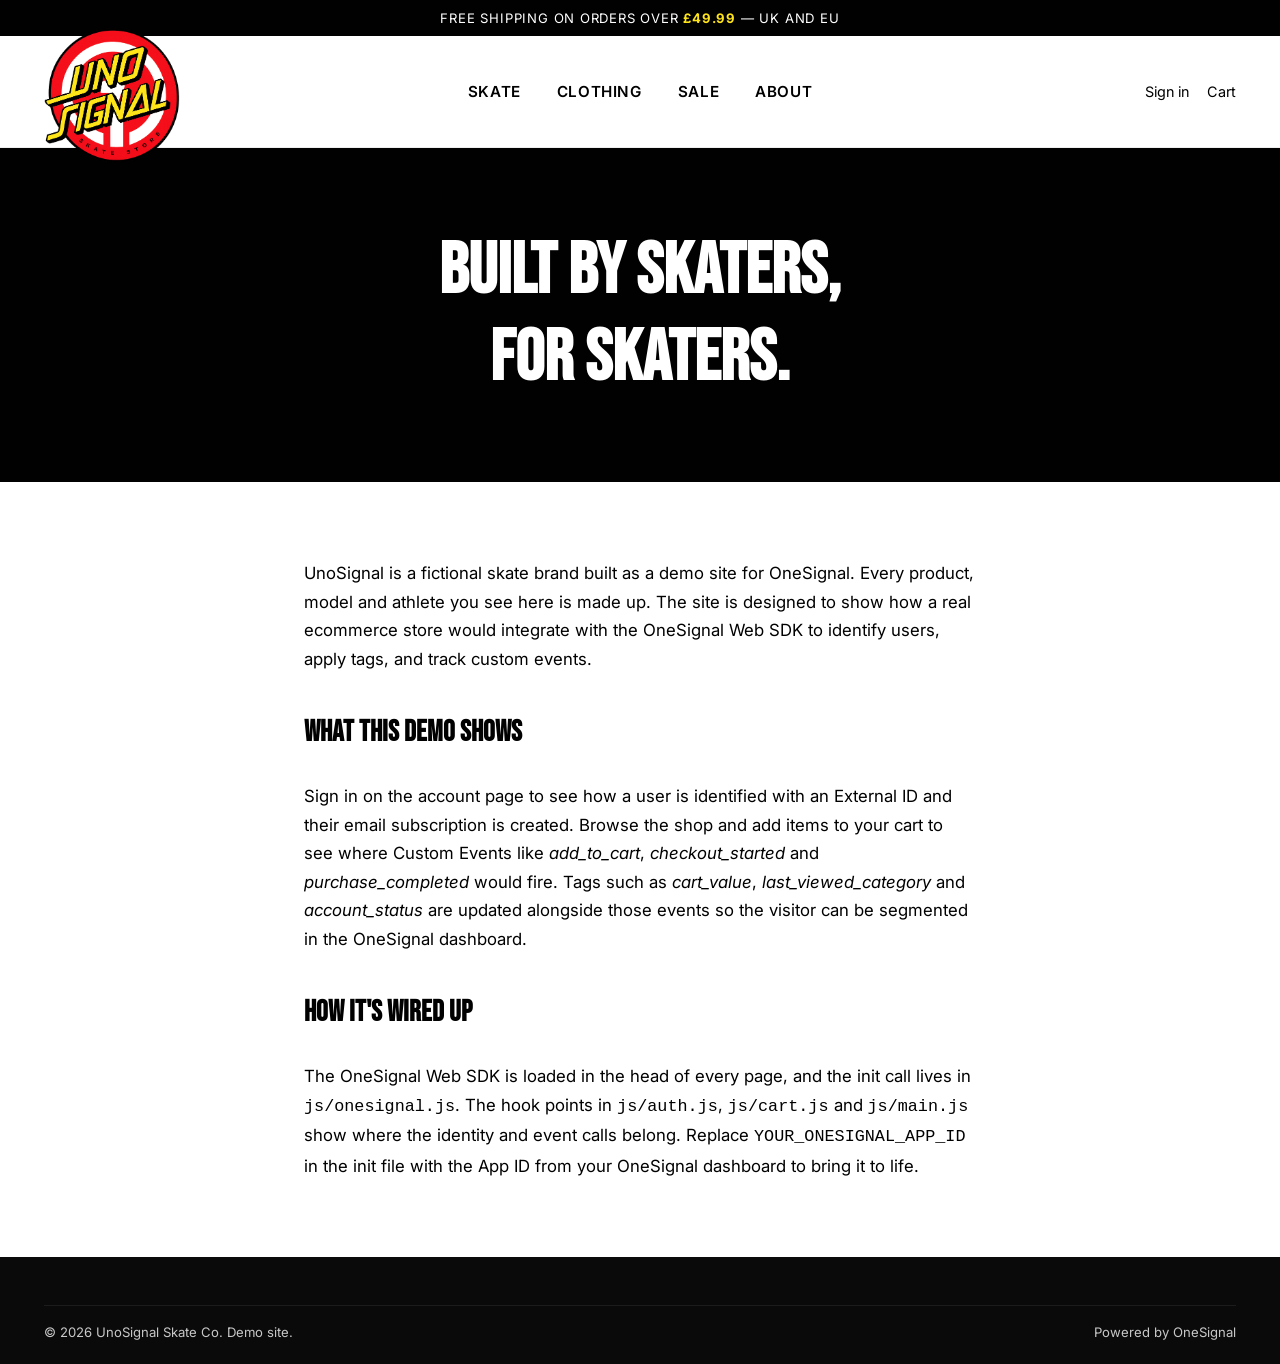
<file: about.html>
<!DOCTYPE html>
<html lang="en">
<head>
  <meta charset="UTF-8" />
  <meta name="viewport" content="width=device-width, initial-scale=1.0" />
  <title>About — UnoSignal Skate Store</title>

  <script src="https://cdn.onesignal.com/sdks/web/v16/OneSignalSDK.page.js" defer></script>
  <script src="js/onesignal.js" defer></script>

  <link rel="preconnect" href="https://fonts.googleapis.com" />
  <link rel="preconnect" href="https://fonts.gstatic.com" crossorigin />
  <link href="https://fonts.googleapis.com/css2?family=Bebas+Neue&family=Inter:wght@400;500;600;700&display=swap" rel="stylesheet" />
  <link rel="stylesheet" href="css/styles.css" />
</head>
<body>
  <div class="announcement">Free shipping on orders over <strong>£49.99</strong> — UK and EU</div>

  <header class="site-header">
    <div class="container">
      <button class="nav-toggle" aria-label="Open menu">☰</button>
      <a class="brand brand-img" href="index.html" aria-label="UnoSignal home">
        <img class="brand-logo" src="images/logo.png" alt="UnoSignal" />
      </a>
      <nav class="main-nav">
        <a href="shop.html">Skate</a>
        <a href="shop.html">Clothing</a>
        <a href="shop.html">Sale</a>
        <a href="about.html">About</a>
      </nav>
      <div class="header-actions">
        <a href="account.html" data-auth-link><span data-auth-name>Sign in</span></a>
        <a class="cart-link" href="cart.html">
          Cart <span class="cart-count" data-cart-count>0</span>
        </a>
      </div>
    </div>
  </header>

  <section class="about-hero">
    <div class="container">
      <h1>Built by skaters,<br />for skaters.</h1>
    </div>
  </section>

  <article class="about-content">
    <p>
      UnoSignal is a fictional skate brand built as a demo site for OneSignal.
      Every product, model and athlete you see here is made up. The site is
      designed to show how a real ecommerce store would integrate with the
      OneSignal Web SDK to identify users, apply tags, and track custom events.
    </p>

    <h2>What this demo shows</h2>
    <p>
      Sign in on the account page to see how a user is identified with an
      External ID and their email subscription is created. Browse the shop and
      add items to your cart to see where Custom Events like
      <em>add_to_cart</em>, <em>checkout_started</em> and
      <em>purchase_completed</em> would fire. Tags such as
      <em>cart_value</em>, <em>last_viewed_category</em> and
      <em>account_status</em> are updated alongside those events so the
      visitor can be segmented in the OneSignal dashboard.
    </p>

    <h2>How it's wired up</h2>
    <p>
      The OneSignal Web SDK is loaded in the head of every page, and the init
      call lives in <code>js/onesignal.js</code>. The hook points in
      <code>js/auth.js</code>, <code>js/cart.js</code> and
      <code>js/main.js</code> show where the identity and event calls belong.
      Replace <code>YOUR_ONESIGNAL_APP_ID</code> in the init file with the App
      ID from your OneSignal dashboard to bring it to life.
    </p>
  </article>

  <footer class="site-footer">
    <div class="container">
      <div class="footer-bottom">
        <span>© 2026 UnoSignal Skate Co. Demo site.</span>
        <span>Powered by OneSignal</span>
      </div>
    </div>
  </footer>

  <script src="js/products.js"></script>
  <script src="js/cart.js"></script>
  <script src="js/auth.js"></script>
  <script src="js/main.js"></script>
</body>
</html>
</file>
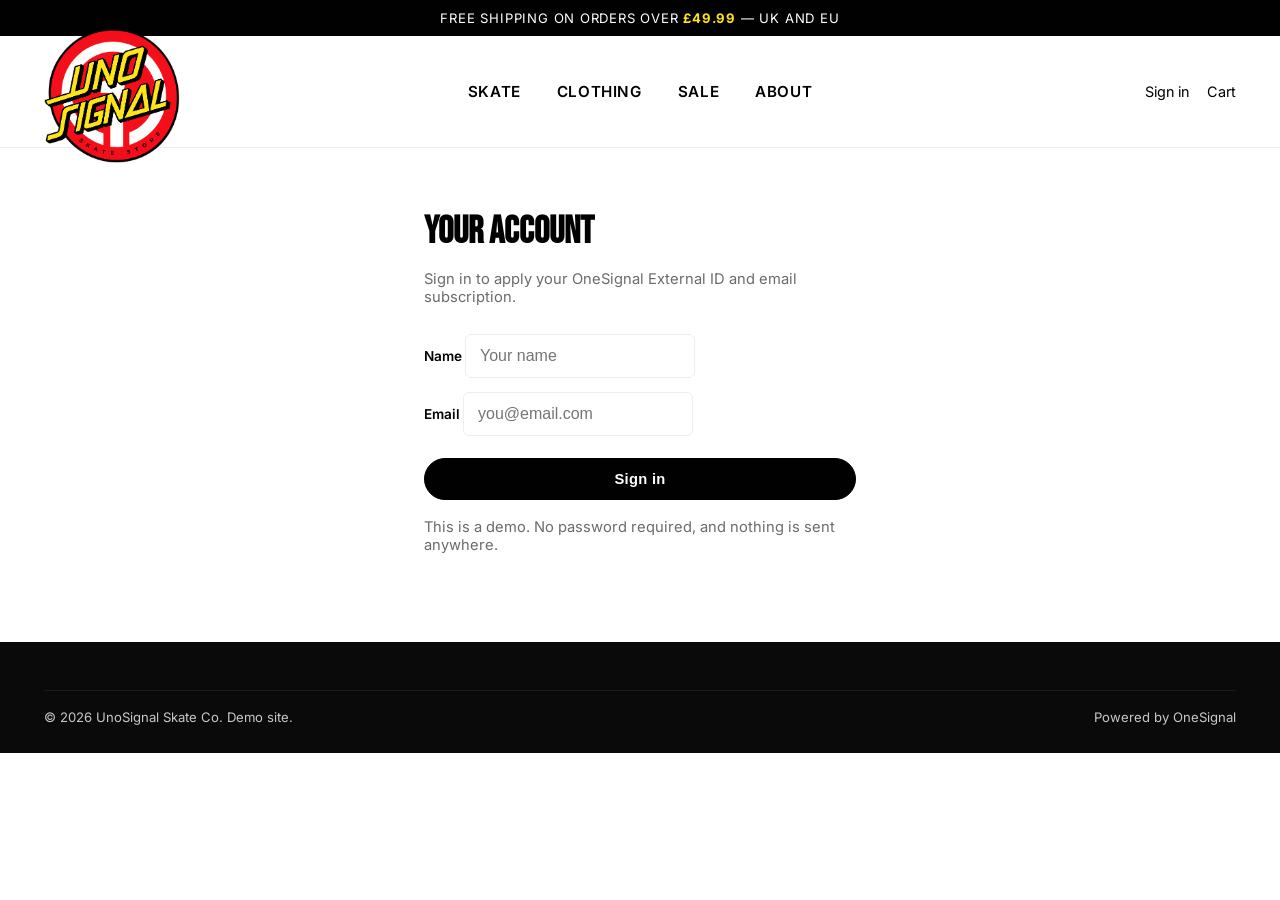
<file: account.html>
<!DOCTYPE html>
<html lang="en">
<head>
  <meta charset="UTF-8" />
  <meta name="viewport" content="width=device-width, initial-scale=1.0" />
  <title>Account — UnoSignal Skate Store</title>

  <script src="https://cdn.onesignal.com/sdks/web/v16/OneSignalSDK.page.js" defer></script>
  <script src="js/onesignal.js" defer></script>

  <link rel="preconnect" href="https://fonts.googleapis.com" />
  <link rel="preconnect" href="https://fonts.gstatic.com" crossorigin />
  <link href="https://fonts.googleapis.com/css2?family=Bebas+Neue&family=Inter:wght@400;500;600;700&display=swap" rel="stylesheet" />
  <link rel="stylesheet" href="css/styles.css" />
</head>
<body>
  <div class="announcement">Free shipping on orders over <strong>£49.99</strong> — UK and EU</div>

  <header class="site-header">
    <div class="container">
      <button class="nav-toggle" aria-label="Open menu">☰</button>
      <a class="brand brand-img" href="index.html" aria-label="UnoSignal home">
        <img class="brand-logo" src="images/logo.png" alt="UnoSignal" />
      </a>
      <nav class="main-nav">
        <a href="shop.html">Skate</a>
        <a href="shop.html">Clothing</a>
        <a href="shop.html">Sale</a>
        <a href="about.html">About</a>
      </nav>
      <div class="header-actions">
        <a href="account.html" data-auth-link><span data-auth-name>Sign in</span></a>
        <a class="cart-link" href="cart.html">
          Cart <span class="cart-count" data-cart-count>0</span>
        </a>
      </div>
    </div>
  </header>

  <main class="auth-page">
    <h1>Your account</h1>
    <p class="muted">Sign in to apply your OneSignal External ID and email subscription.</p>

    <div id="signed-in-panel" style="display:none;">
      <div class="session-card">
        <p><strong>You're signed in.</strong></p>
        <p>Email: <code id="session-email"></code></p>
        <p>External ID: <code id="session-external-id"></code></p>
        <p class="muted" style="margin-top:10px;">
          In a real deployment, this is where <code>OneSignal.login(externalId)</code>
          and <code>OneSignal.User.addEmail(email)</code> would have run.
        </p>
      </div>
      <button class="btn btn-primary" onclick="signOut()">Sign out</button>
    </div>

    <div id="signed-out-panel">
      <form class="auth-form" onsubmit="return signIn(this)">
        <label>Name
          <input type="text" name="name" placeholder="Your name" />
        </label>
        <label>Email
          <input type="email" name="email" placeholder="you@email.com" required />
        </label>
        <button type="submit" class="btn btn-primary">Sign in</button>
      </form>
      <p class="muted" style="margin-top:18px;">
        This is a demo. No password required, and nothing is sent anywhere.
      </p>
    </div>
  </main>

  <footer class="site-footer">
    <div class="container">
      <div class="footer-bottom">
        <span>© 2026 UnoSignal Skate Co. Demo site.</span>
        <span>Powered by OneSignal</span>
      </div>
    </div>
  </footer>

  <script src="js/products.js"></script>
  <script src="js/cart.js"></script>
  <script src="js/auth.js"></script>
  <script src="js/main.js"></script>
</body>
</html>
</file>
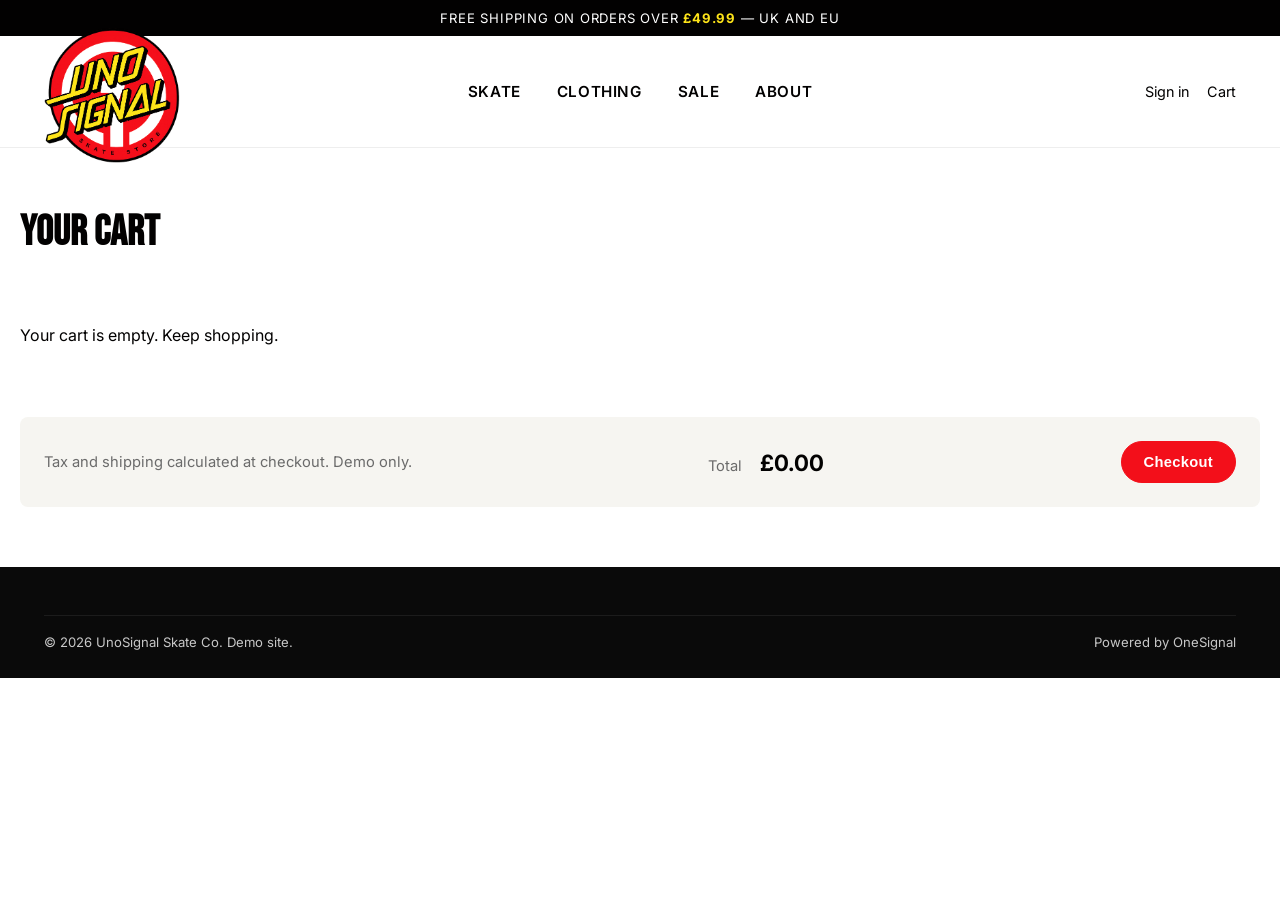
<file: cart.html>
<!DOCTYPE html>
<html lang="en">
<head>
  <meta charset="UTF-8" />
  <meta name="viewport" content="width=device-width, initial-scale=1.0" />
  <title>Cart — UnoSignal Skate Store</title>

  <script src="https://cdn.onesignal.com/sdks/web/v16/OneSignalSDK.page.js" defer></script>
  <script src="js/onesignal.js" defer></script>

  <link rel="preconnect" href="https://fonts.googleapis.com" />
  <link rel="preconnect" href="https://fonts.gstatic.com" crossorigin />
  <link href="https://fonts.googleapis.com/css2?family=Bebas+Neue&family=Inter:wght@400;500;600;700&display=swap" rel="stylesheet" />
  <link rel="stylesheet" href="css/styles.css" />
</head>
<body>
  <div class="announcement">Free shipping on orders over <strong>£49.99</strong> — UK and EU</div>

  <header class="site-header">
    <div class="container">
      <button class="nav-toggle" aria-label="Open menu">☰</button>
      <a class="brand brand-img" href="index.html" aria-label="UnoSignal home">
        <img class="brand-logo" src="images/logo.png" alt="UnoSignal" />
      </a>
      <nav class="main-nav">
        <a href="shop.html">Skate</a>
        <a href="shop.html">Clothing</a>
        <a href="shop.html">Sale</a>
        <a href="about.html">About</a>
      </nav>
      <div class="header-actions">
        <a href="account.html" data-auth-link><span data-auth-name>Sign in</span></a>
        <a class="cart-link" href="cart.html">
          Cart <span class="cart-count" data-cart-count>0</span>
        </a>
      </div>
    </div>
  </header>

  <main class="container cart-page">
    <h1>Your cart</h1>
    <div id="cart-items"></div>
    <div class="cart-summary">
      <span class="muted">Tax and shipping calculated at checkout. Demo only.</span>
      <div>
        <span class="muted" style="margin-right:14px;">Total</span>
        <span class="total" id="cart-total">£0.00</span>
      </div>
      <button class="btn btn-accent" onclick="checkout()">Checkout</button>
    </div>
  </main>

  <footer class="site-footer">
    <div class="container">
      <div class="footer-bottom">
        <span>© 2026 UnoSignal Skate Co. Demo site.</span>
        <span>Powered by OneSignal</span>
      </div>
    </div>
  </footer>

  <script src="js/products.js"></script>
  <script src="js/cart.js"></script>
  <script src="js/auth.js"></script>
  <script src="js/main.js"></script>
</body>
</html>
</file>
<file: css/styles.css>
/* =====================================================================
 * UnoSignal Skate Store — styles
 * Bold typography, dark accents, with one big accent color for buttons
 * and tags. Inspired by skate brand websites (Santa Cruz / Element).
 * ===================================================================== */

:root {
  --ink: #020101;
  --paper: #ffffff;
  --paper-soft: #f6f5f1;
  --muted: #6b6b6b;
  --line: #eeeeee;
  --accent: #f30f1a;
  --accent-dark: color-mix(in oklch, var(--accent), black 20%);
  --yellow: #fee419;
}

* {
  box-sizing: border-box;
}

html,
body {
  margin: 0;
  padding: 0;
  font-family:
    "Inter",
    system-ui,
    -apple-system,
    "Helvetica Neue",
    Arial,
    sans-serif;
  color: var(--ink);
  background: var(--paper);
  -webkit-font-smoothing: antialiased;
}

a {
  color: inherit;
  text-decoration: none;
}
img {
  max-width: 100%;
  display: block;
}

.container {
  max-width: 1240px;
  margin: 0 auto;
  padding: 0 24px;
}

.muted {
  color: var(--muted);
  font-size: 0.92em;
}

/* ---- Buttons ---- */
.btn {
  display: inline-flex;
  align-items: center;
  justify-content: center;
  border: 1px solid var(--ink);
  background: var(--paper);
  color: var(--ink);
  padding: 12px 22px;
  border-radius: 999px;
  font-weight: 600;
  font-size: 0.92rem;
  letter-spacing: 0.02em;
  cursor: pointer;
  transition: all 0.15s ease;
}
.btn:hover {
  background: var(--ink);
  color: var(--paper);
}

.btn-primary {
  background: var(--ink);
  color: var(--paper);
  border-color: var(--ink);
}
.btn-primary:hover {
  background: var(--accent);
  border-color: var(--accent);
  color: var(--paper);
}

.btn-accent {
  background: var(--accent);
  color: var(--paper);
  border-color: var(--accent);
}
.btn-accent:hover {
  background: var(--accent-dark);
  border-color: var(--accent-dark);
}

.link-btn {
  background: none;
  border: 0;
  color: var(--muted);
  font-size: 0.85rem;
  cursor: pointer;
  text-decoration: underline;
  padding: 0;
}

/* ---- Announcement bar ---- */
.announcement {
  background: var(--ink);
  color: var(--paper);
  text-align: center;
  font-size: 0.82rem;
  letter-spacing: 0.06em;
  text-transform: uppercase;
  padding: 10px 12px;
}
.announcement strong {
  color: var(--yellow);
}

/* ---- Header ---- */
.site-header {
  border-bottom: 1px solid var(--line);
  position: sticky;
  top: 0;
  background: var(--paper);
  z-index: 50;
}
.site-header .container {
  display: grid;
  grid-template-columns: 1fr auto 1fr;
  align-items: center;
  gap: 16px;
  padding-top: 6px;
  padding-bottom: 6px;
}
.brand {
  font-family: "Bebas Neue", "Impact", sans-serif;
  font-size: 1.7rem;
  font-weight: 700;
  letter-spacing: 0.04em;
  display: inline-flex;
  align-items: baseline;
  gap: 6px;
}
.brand .brand-mark {
  display: inline-block;
  background: var(--accent);
  color: var(--paper);
  padding: 2px 8px;
  margin-right: 4px;
  transform: skewX(-8deg);
}
.brand .brand-mark span {
  display: inline-block;
  transform: skewX(8deg);
}

/* ---- Logo breakout (header only) ---- */
/* Logo bleeds upward into the announcement bar and downward  */
/* below the header border — floating in the Santa Cruz style. */
.brand.brand-img {
  display: block;
  line-height: 0;
  position: relative;
  z-index: 51; /* sits above header (z-index: 50) */
  margin-top: -14px; /* bleed upward into announcement bar */
}
.brand-logo {
  display: block;
  height: auto;
  width: 140px;
  margin-bottom: -22px; /* bleed downward below the border-bottom */
  transition:
    transform 0.15s ease,
    filter 0.15s ease;
}
.brand-logo:hover {
  transform: translateY(-2px) scale(1.04);
  filter: drop-shadow(0 6px 18px rgba(0, 0, 0, 0.1));
}

.main-nav {
  display: flex;
  gap: 36px;
  font-weight: 600;
  font-size: 0.95rem;
  text-transform: uppercase;
  letter-spacing: 0.04em;
  justify-content: center; /* centres links within the middle grid cell */
}
.main-nav a:hover {
  color: var(--accent);
}

.header-actions {
  display: flex;
  justify-self: end; /* push to far right of the 3rd grid column */
  align-items: center;
  gap: 18px;
  font-size: 0.9rem;
}
.header-actions a {
  position: relative;
}
.cart-link {
  display: inline-flex;
  align-items: center;
  gap: 6px;
}
.cart-count {
  display: none;
  background: var(--accent);
  color: var(--paper);
  border-radius: 999px;
  font-size: 0.7rem;
  font-weight: 700;
  min-width: 20px;
  height: 20px;
  align-items: center;
  justify-content: center;
  padding: 0 6px;
}

.nav-toggle {
  display: none;
  background: none;
  border: 0;
  font-size: 1.4rem;
  cursor: pointer;
}

/* ---- Hero ---- */
.hero {
  background: var(--ink);
  color: var(--paper);
  padding: 90px 0 80px;
  text-align: center;
  position: relative;
  overflow: hidden;
}
.hero::before {
  content: "";
  position: absolute;
  inset: 0;
  pointer-events: none;
  background-image:
    linear-gradient(rgba(0, 0, 0, 0.65), rgba(0, 0, 0, 0.65)),
    url("../images/hero.avif");
  background-size: cover;
  background-position: center;
  background-repeat: no-repeat;
}
.hero::after {
  content: "";
  position: absolute;
  inset: 0;
  pointer-events: none;
  background-image: url("data:image/svg+xml;charset=utf-8,%3Csvg xmlns='http://www.w3.org/2000/svg' width='300' height='300'%3E%3Cfilter id='n'%3E%3CfeTurbulence type='fractalNoise' baseFrequency='0.4' numOctaves='3' stitchTiles='stitch'/%3E%3C/filter%3E%3Crect width='300' height='300' filter='url(%23n)'/%3E%3C/svg%3E");
  background-size: 300px 300px;
  background-repeat: repeat;
  opacity: 0.2;
}
.hero .container {
  position: relative;
  z-index: 1;
}
.hero h1 {
  position: relative;
  font-family: "Bebas Neue", "Impact", sans-serif;
  font-size: clamp(3rem, 8vw, 6.5rem);
  line-height: 0.95;
  margin: 0 0 20px;
  letter-spacing: 0.01em;
  text-shadow: 0 2px 30px rgba(0, 0, 0, 0.8);
}
.hero h1 .accent {
  color: var(--accent);
}
.hero p {
  position: relative;
  font-size: 1.1rem;
  color: #e9e9e9;
  max-width: 640px;
  margin: 0 auto 32px;
}
.hero .hero-actions {
  position: relative;
  display: flex;
  gap: 14px;
  justify-content: center;
  flex-wrap: wrap;
}

/* ---- Sections ---- */
.section {
  padding: 80px 0;
}
.section-header {
  display: flex;
  align-items: baseline;
  justify-content: space-between;
  margin-bottom: 30px;
}
.section-header h2 {
  font-family: "Bebas Neue", "Impact", sans-serif;
  font-size: 2.5rem;
  margin: 0;
  letter-spacing: 0.02em;
}
.section-header a {
  text-decoration: underline;
  font-weight: 600;
}
.section-soft {
  background: var(--paper-soft);
}

/* ---- Product grid ---- */
.product-grid {
  display: grid;
  grid-template-columns: repeat(4, 1fr);
  gap: 28px;
}
.product-card {
  position: relative;
  background: var(--paper);
  border: 1px solid var(--line);
  border-radius: 6px;
  overflow: hidden;
  display: flex;
  flex-direction: column;
  transition:
    transform 0.15s ease,
    box-shadow 0.15s ease;
}
.product-card:hover {
  transform: translateY(-2px);
  box-shadow: 0 18px 30px -20px rgba(0, 0, 0, 0.25);
}
.product-tag {
  position: absolute;
  top: 12px;
  left: 12px;
  z-index: 2;
  background: var(--accent);
  color: var(--paper);
  font-size: 0.7rem;
  font-weight: 700;
  text-transform: uppercase;
  letter-spacing: 0.08em;
  padding: 4px 8px;
  border-radius: 4px;
}
.product-image {
  display: block;
  background: var(--paper-soft);
}
.product-image img {
  aspect-ratio: 1 / 1;
  object-fit: cover;
  width: 100%;
}
.product-body {
  padding: 18px;
  display: flex;
  flex-direction: column;
  gap: 8px;
  flex: 1;
}
.product-body h3 {
  margin: 0;
  font-size: 1.05rem;
  font-weight: 700;
}
.product-footer {
  display: flex;
  align-items: center;
  justify-content: space-between;
  gap: 12px;
  margin-top: auto;
  padding-top: 12px;
}
.price {
  font-weight: 700;
  font-size: 1.05rem;
}
.product-footer .btn {
  padding: 8px 14px;
  font-size: 0.8rem;
}

/* ---- Filters ---- */
.filter-bar {
  display: flex;
  gap: 8px;
  flex-wrap: wrap;
  margin-bottom: 28px;
}
.filter-bar button {
  background: none;
  border: 1px solid var(--line);
  border-radius: 999px;
  padding: 8px 16px;
  font-size: 0.85rem;
  font-weight: 600;
  cursor: pointer;
  text-transform: capitalize;
}
.filter-bar button.active,
.filter-bar button:hover {
  background: var(--ink);
  color: var(--paper);
  border-color: var(--ink);
}

/* ---- Promo strip ---- */
.promo-strip {
  background: var(--accent);
  color: var(--paper);
  padding: 60px 0;
  text-align: center;
}
.promo-strip h2 {
  font-family: "Bebas Neue", "Impact", sans-serif;
  font-size: clamp(2rem, 5vw, 3.5rem);
  margin: 0 0 12px;
}

/* ---- Cart page ---- */
.cart-page {
  padding: 60px 0;
}
.cart-page h1 {
  font-family: "Bebas Neue", "Impact", sans-serif;
  font-size: 2.6rem;
  margin: 0 0 28px;
}
.cart-row {
  display: grid;
  grid-template-columns: 100px 1fr 160px;
  gap: 20px;
  padding: 20px 0;
  border-bottom: 1px solid var(--line);
  align-items: center;
}
.cart-row img {
  border-radius: 6px;
}
.cart-row-info h3 {
  margin: 0 0 4px;
  font-size: 1rem;
}
.qty-controls {
  display: inline-flex;
  align-items: center;
  border: 1px solid var(--line);
  border-radius: 999px;
  overflow: hidden;
  margin-top: 8px;
}
.qty-controls button {
  border: 0;
  background: none;
  width: 32px;
  height: 32px;
  font-size: 1.1rem;
  cursor: pointer;
}
.qty-controls span {
  padding: 0 12px;
  font-weight: 600;
}
.cart-row-price {
  text-align: right;
}
.cart-row-price strong {
  display: block;
  font-size: 1.05rem;
  margin-bottom: 6px;
}
.cart-empty {
  padding: 40px 0;
}

.cart-summary {
  margin-top: 32px;
  padding: 24px;
  background: var(--paper-soft);
  border-radius: 8px;
  display: flex;
  align-items: center;
  justify-content: space-between;
  flex-wrap: wrap;
  gap: 12px;
}
.cart-summary .total {
  font-size: 1.4rem;
  font-weight: 700;
}

/* ---- About page ---- */
.about-hero {
  background: var(--ink);
  color: var(--paper);
  padding: 80px 0;
  text-align: center;
}
.about-hero h1 {
  font-family: "Bebas Neue", "Impact", sans-serif;
  font-size: clamp(2.5rem, 6vw, 4.5rem);
  margin: 0;
}
.about-content {
  max-width: 720px;
  margin: 0 auto;
  padding: 60px 24px;
  font-size: 1.05rem;
  line-height: 1.7;
}
.about-content h2 {
  font-family: "Bebas Neue", "Impact", sans-serif;
  font-size: 1.8rem;
  margin-top: 36px;
}

/* ---- Account page ---- */
.auth-page {
  max-width: 480px;
  margin: 0 auto;
  padding: 60px 24px;
}
.auth-page h1 {
  font-family: "Bebas Neue", "Impact", sans-serif;
  font-size: 2.4rem;
  margin: 0 0 8px;
}
.auth-page .muted {
  margin-bottom: 28px;
}
.auth-form {
  display: flex;
  flex-direction: column;
  gap: 14px;
}
.auth-form label {
  font-size: 0.85rem;
  font-weight: 600;
}
.auth-form input {
  border: 1px solid var(--line);
  border-radius: 6px;
  padding: 12px 14px;
  font-size: 1rem;
}
.auth-form button {
  margin-top: 8px;
}
.session-card {
  border: 1px solid var(--line);
  border-radius: 8px;
  padding: 20px;
  background: var(--paper-soft);
  margin-bottom: 24px;
}
.session-card code {
  background: var(--paper);
  padding: 2px 6px;
  border-radius: 4px;
  font-size: 0.85rem;
}

/* ---- Newsletter / footer ---- */
.newsletter {
  background: var(--ink);
  color: var(--paper);
  padding: 60px 0;
  text-align: center;
}
.newsletter h2 {
  font-family: "Bebas Neue", "Impact", sans-serif;
  font-size: 2rem;
  margin: 0 0 12px;
}
.newsletter form {
  display: flex;
  max-width: 460px;
  margin: 22px auto 0;
  gap: 8px;
}
.newsletter input {
  flex: 1;
  padding: 12px 16px;
  border-radius: 999px;
  border: 0;
  font-size: 1rem;
}
.newsletter button {
  background: var(--accent);
  color: var(--paper);
  border: 0;
  border-radius: 999px;
  padding: 12px 22px;
  font-weight: 700;
  cursor: pointer;
}

.site-footer {
  background: #0a0a0a;
  color: #c8c8c8;
  padding: 48px 0 28px;
}
.footer-grid {
  display: grid;
  grid-template-columns: 2fr 1fr 1fr 1fr;
  gap: 32px;
  margin-bottom: 32px;
}
.footer-grid h4 {
  color: var(--paper);
  text-transform: uppercase;
  font-size: 0.85rem;
  letter-spacing: 0.08em;
  margin: 0 0 14px;
}
.footer-grid ul {
  list-style: none;
  padding: 0;
  margin: 0;
  line-height: 2;
  font-size: 0.9rem;
}
.footer-grid a:hover {
  color: var(--paper);
}
.footer-bottom {
  border-top: 1px solid #1c1c1c;
  padding-top: 18px;
  font-size: 0.82rem;
  display: flex;
  justify-content: space-between;
  flex-wrap: wrap;
  gap: 8px;
}

/* ---- Toast ---- */
.toast {
  position: fixed;
  bottom: 30px;
  left: 50%;
  transform: translateX(-50%) translateY(20px);
  background: var(--ink);
  color: var(--paper);
  padding: 12px 22px;
  border-radius: 999px;
  font-size: 0.9rem;
  font-weight: 600;
  opacity: 0;
  transition: all 0.2s ease;
  z-index: 100;
}
.toast.visible {
  opacity: 1;
  transform: translateX(-50%) translateY(0);
}

/* ---- Responsive ---- */
@media (max-width: 960px) {
  .product-grid {
    grid-template-columns: repeat(2, 1fr);
  }
  .footer-grid {
    grid-template-columns: 1fr 1fr;
  }
}

@media (max-width: 720px) {
  .site-header .container {
    gap: 16px;
  }
  .nav-toggle {
    display: block;
  }
  .main-nav {
    position: absolute;
    top: 100%;
    left: 0;
    right: 0;
    background: var(--paper);
    flex-direction: column;
    padding: 16px 24px;
    border-bottom: 1px solid var(--line);
    display: none;
  }
  .main-nav.open {
    display: flex;
  }
  .cart-row {
    grid-template-columns: 80px 1fr;
  }
  .cart-row-price {
    grid-column: 1 / -1;
    text-align: left;
  }
  .newsletter form {
    flex-direction: column;
    padding: 0 24px;
  }
}
</file>
